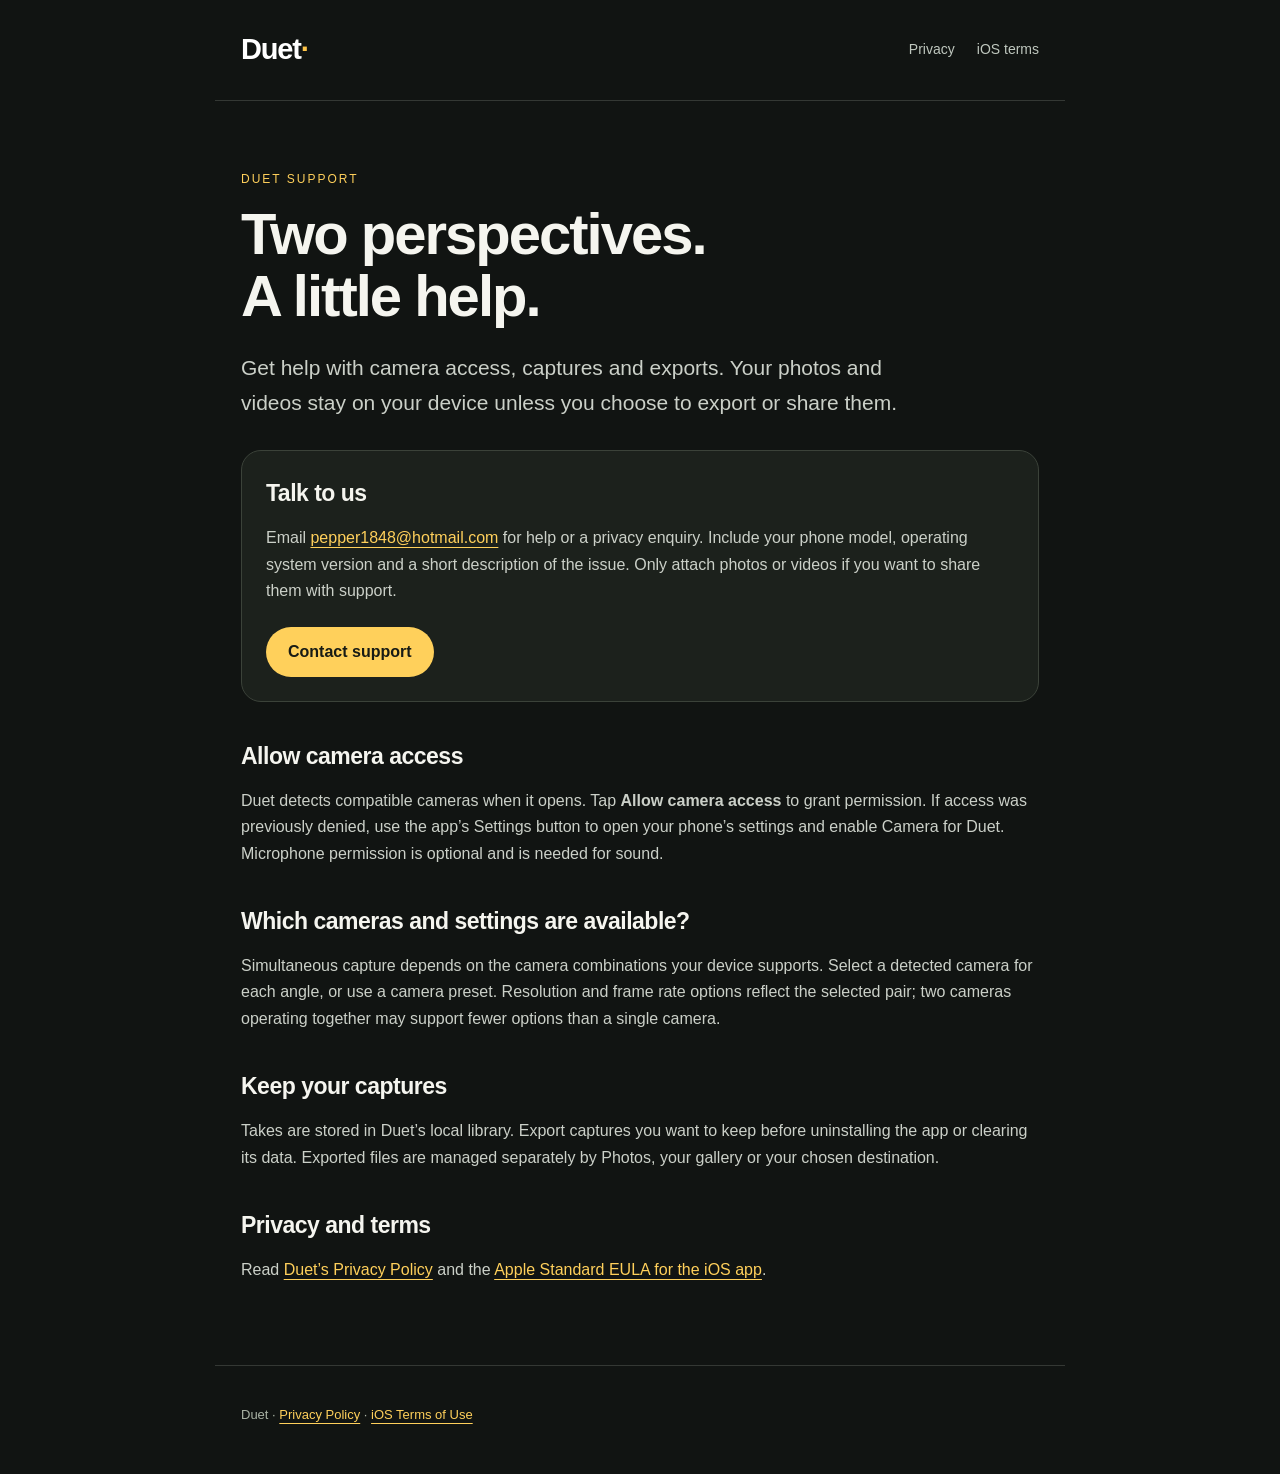
<file: index.html>
<!doctype html>
<html lang="en"><head><meta charset="utf-8"><meta name="viewport" content="width=device-width,initial-scale=1"><meta name="description" content="Help, privacy and support for Duet, the dual-camera app."><title>Duet — Help & Support</title><link rel="stylesheet" href="styles.css"></head><body>
<header><a class="brand" href="./" aria-label="Duet home">Duet</a><nav aria-label="Main"><a href="privacy/">Privacy</a><a href="terms/">iOS terms</a></nav></header>
<main><span class="eyebrow">Duet Support</span><h1>Two perspectives.<br>A little help.</h1><p class="intro">Get help with camera access, captures and exports. Your photos and videos stay on your device unless you choose to export or share them.</p>
<section class="card"><h2>Talk to us</h2><p>Email <a href="mailto:pepper1848@hotmail.com">pepper1848@hotmail.com</a> for help or a privacy enquiry. Include your phone model, operating system version and a short description of the issue. Only attach photos or videos if you want to share them with support.</p><a class="button" href="mailto:pepper1848@hotmail.com?subject=Duet%20support">Contact support</a></section>
<h2>Allow camera access</h2><p>Duet detects compatible cameras when it opens. Tap <strong>Allow camera access</strong> to grant permission. If access was previously denied, use the app’s Settings button to open your phone’s settings and enable Camera for Duet. Microphone permission is optional and is needed for sound.</p>
<h2>Which cameras and settings are available?</h2><p>Simultaneous capture depends on the camera combinations your device supports. Select a detected camera for each angle, or use a camera preset. Resolution and frame rate options reflect the selected pair; two cameras operating together may support fewer options than a single camera.</p>
<h2>Keep your captures</h2><p>Takes are stored in Duet’s local library. Export captures you want to keep before uninstalling the app or clearing its data. Exported files are managed separately by Photos, your gallery or your chosen destination.</p>
<h2>Privacy and terms</h2><p>Read <a href="privacy/">Duet’s Privacy Policy</a> and the <a href="terms/">Apple Standard EULA for the iOS app</a>.</p></main><footer><p>Duet · <a href="privacy/">Privacy Policy</a> · <a href="terms/">iOS Terms of Use</a></p></footer></body></html>
</file>
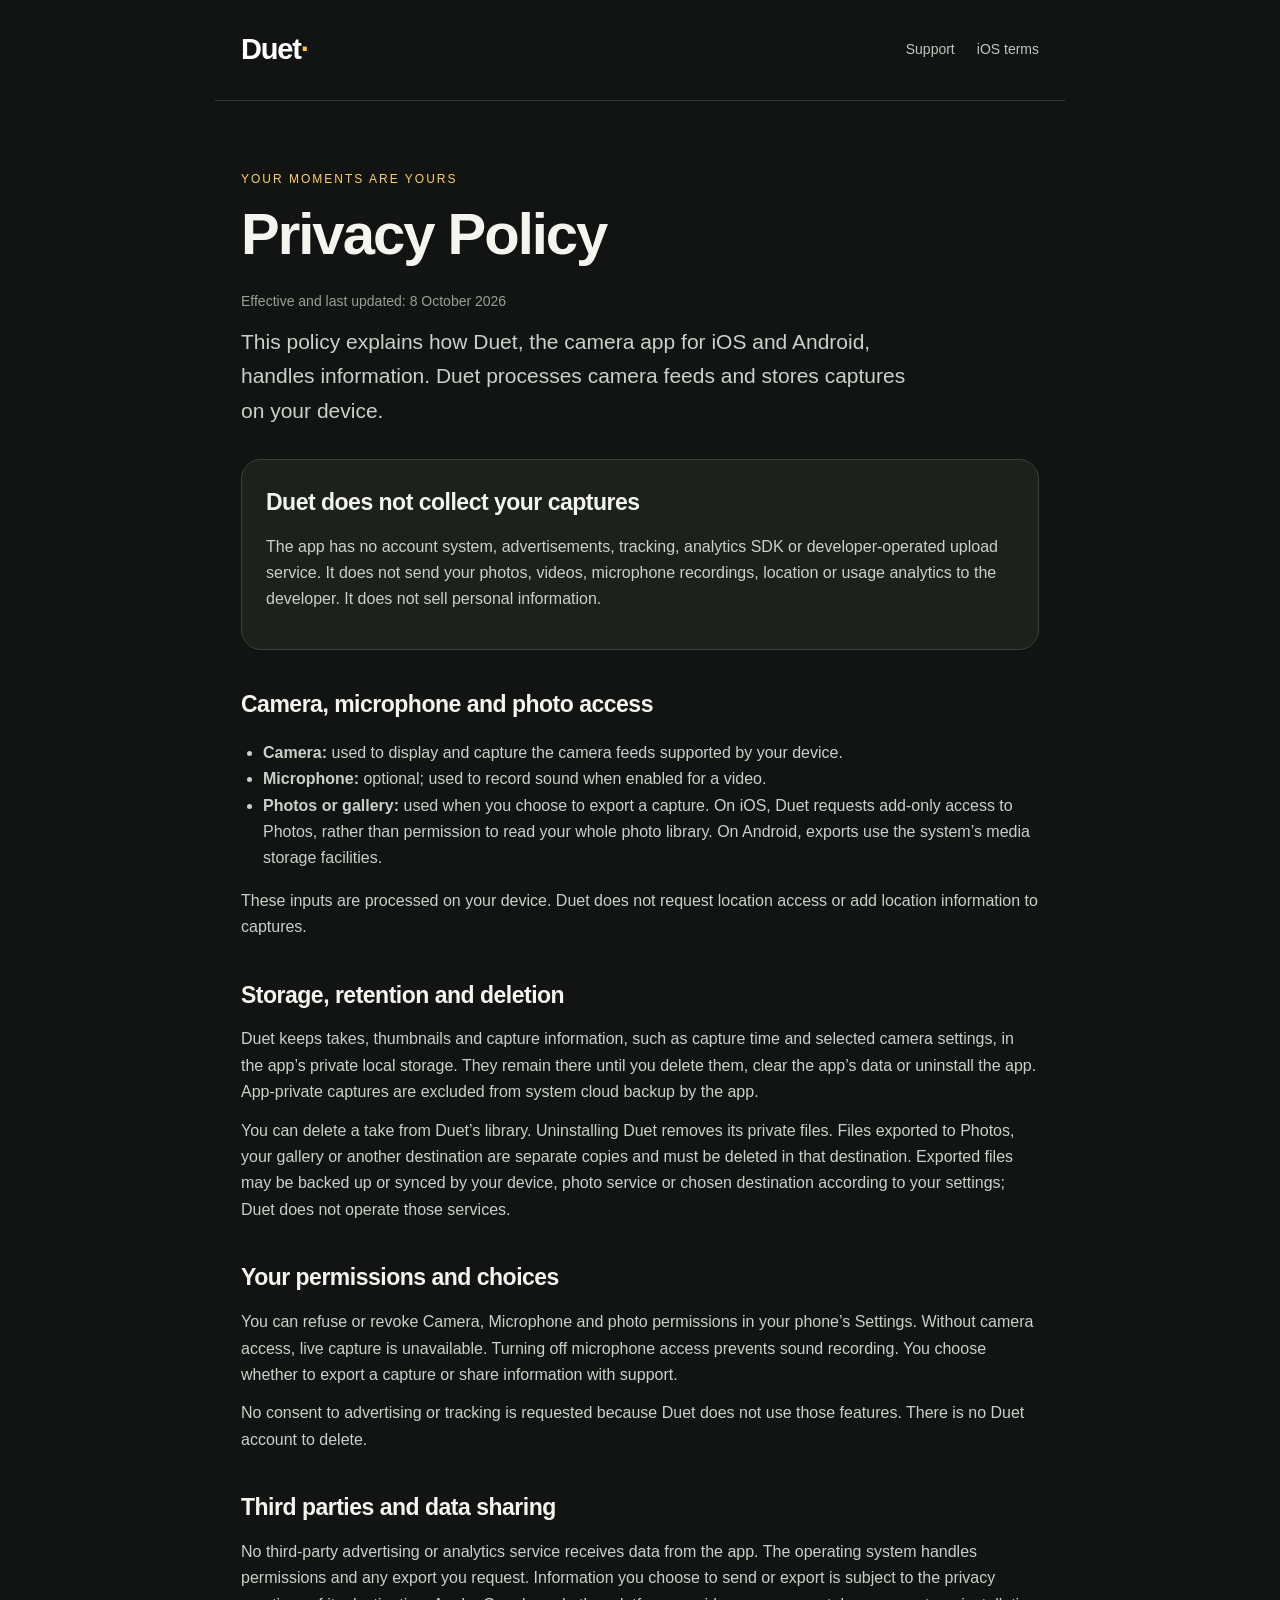
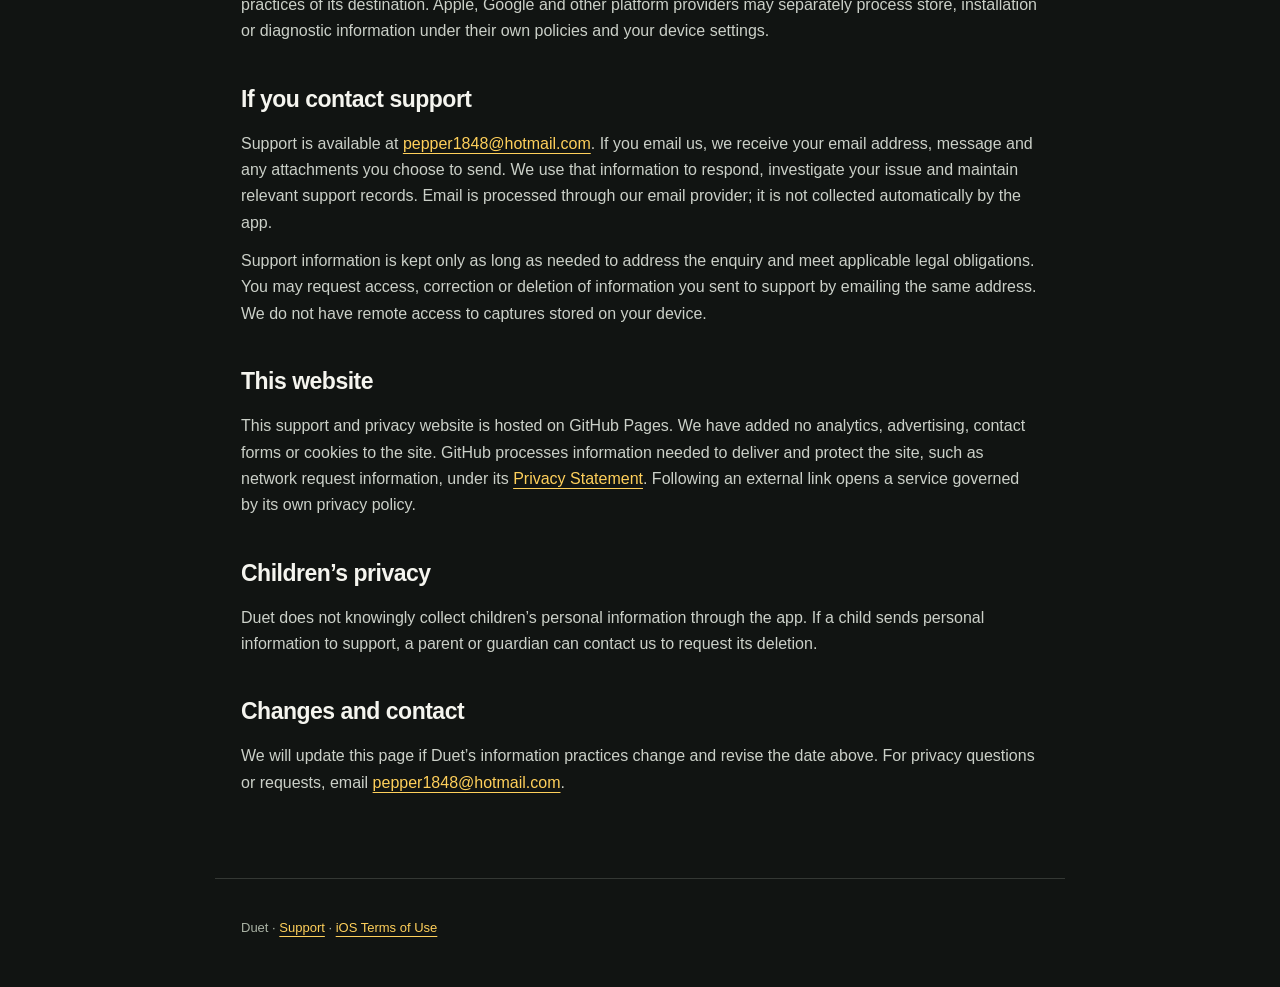
<file: privacy/index.html>
<!doctype html>
<html lang="en"><head><meta charset="utf-8"><meta name="viewport" content="width=device-width,initial-scale=1"><meta name="description" content="Duet Privacy Policy: on-device camera capture, optional microphone, local storage, exports and support."><title>Duet — Privacy Policy</title><link rel="stylesheet" href="../styles.css"></head><body>
<header><a class="brand" href="../" aria-label="Duet home">Duet</a><nav aria-label="Main"><a href="../">Support</a><a href="../terms/">iOS terms</a></nav></header>
<main><span class="eyebrow">Your moments are yours</span><h1>Privacy Policy</h1><p class="meta">Effective and last updated: 8 October 2026</p><p class="intro">This policy explains how Duet, the camera app for iOS and Android, handles information. Duet processes camera feeds and stores captures on your device.</p>
<section class="card"><h2>Duet does not collect your captures</h2><p>The app has no account system, advertisements, tracking, analytics SDK or developer-operated upload service. It does not send your photos, videos, microphone recordings, location or usage analytics to the developer. It does not sell personal information.</p></section>
<h2>Camera, microphone and photo access</h2><ul><li><strong>Camera:</strong> used to display and capture the camera feeds supported by your device.</li><li><strong>Microphone:</strong> optional; used to record sound when enabled for a video.</li><li><strong>Photos or gallery:</strong> used when you choose to export a capture. On iOS, Duet requests add-only access to Photos, rather than permission to read your whole photo library. On Android, exports use the system’s media storage facilities.</li></ul><p>These inputs are processed on your device. Duet does not request location access or add location information to captures.</p>
<h2>Storage, retention and deletion</h2><p>Duet keeps takes, thumbnails and capture information, such as capture time and selected camera settings, in the app’s private local storage. They remain there until you delete them, clear the app’s data or uninstall the app. App-private captures are excluded from system cloud backup by the app.</p><p>You can delete a take from Duet’s library. Uninstalling Duet removes its private files. Files exported to Photos, your gallery or another destination are separate copies and must be deleted in that destination. Exported files may be backed up or synced by your device, photo service or chosen destination according to your settings; Duet does not operate those services.</p>
<h2>Your permissions and choices</h2><p>You can refuse or revoke Camera, Microphone and photo permissions in your phone’s Settings. Without camera access, live capture is unavailable. Turning off microphone access prevents sound recording. You choose whether to export a capture or share information with support.</p><p>No consent to advertising or tracking is requested because Duet does not use those features. There is no Duet account to delete.</p>
<h2>Third parties and data sharing</h2><p>No third-party advertising or analytics service receives data from the app. The operating system handles permissions and any export you request. Information you choose to send or export is subject to the privacy practices of its destination. Apple, Google and other platform providers may separately process store, installation or diagnostic information under their own policies and your device settings.</p>
<h2>If you contact support</h2><p>Support is available at <a href="mailto:pepper1848@hotmail.com">pepper1848@hotmail.com</a>. If you email us, we receive your email address, message and any attachments you choose to send. We use that information to respond, investigate your issue and maintain relevant support records. Email is processed through our email provider; it is not collected automatically by the app.</p><p>Support information is kept only as long as needed to address the enquiry and meet applicable legal obligations. You may request access, correction or deletion of information you sent to support by emailing the same address. We do not have remote access to captures stored on your device.</p>
<h2>This website</h2><p>This support and privacy website is hosted on GitHub Pages. We have added no analytics, advertising, contact forms or cookies to the site. GitHub processes information needed to deliver and protect the site, such as network request information, under its <a href="https://docs.github.com/en/site-policy/privacy-policies/github-general-privacy-statement">Privacy Statement</a>. Following an external link opens a service governed by its own privacy policy.</p>
<h2>Children’s privacy</h2><p>Duet does not knowingly collect children’s personal information through the app. If a child sends personal information to support, a parent or guardian can contact us to request its deletion.</p>
<h2>Changes and contact</h2><p>We will update this page if Duet’s information practices change and revise the date above. For privacy questions or requests, email <a href="mailto:pepper1848@hotmail.com">pepper1848@hotmail.com</a>.</p></main><footer><p>Duet · <a href="../">Support</a> · <a href="../terms/">iOS Terms of Use</a></p></footer></body></html>
</file>
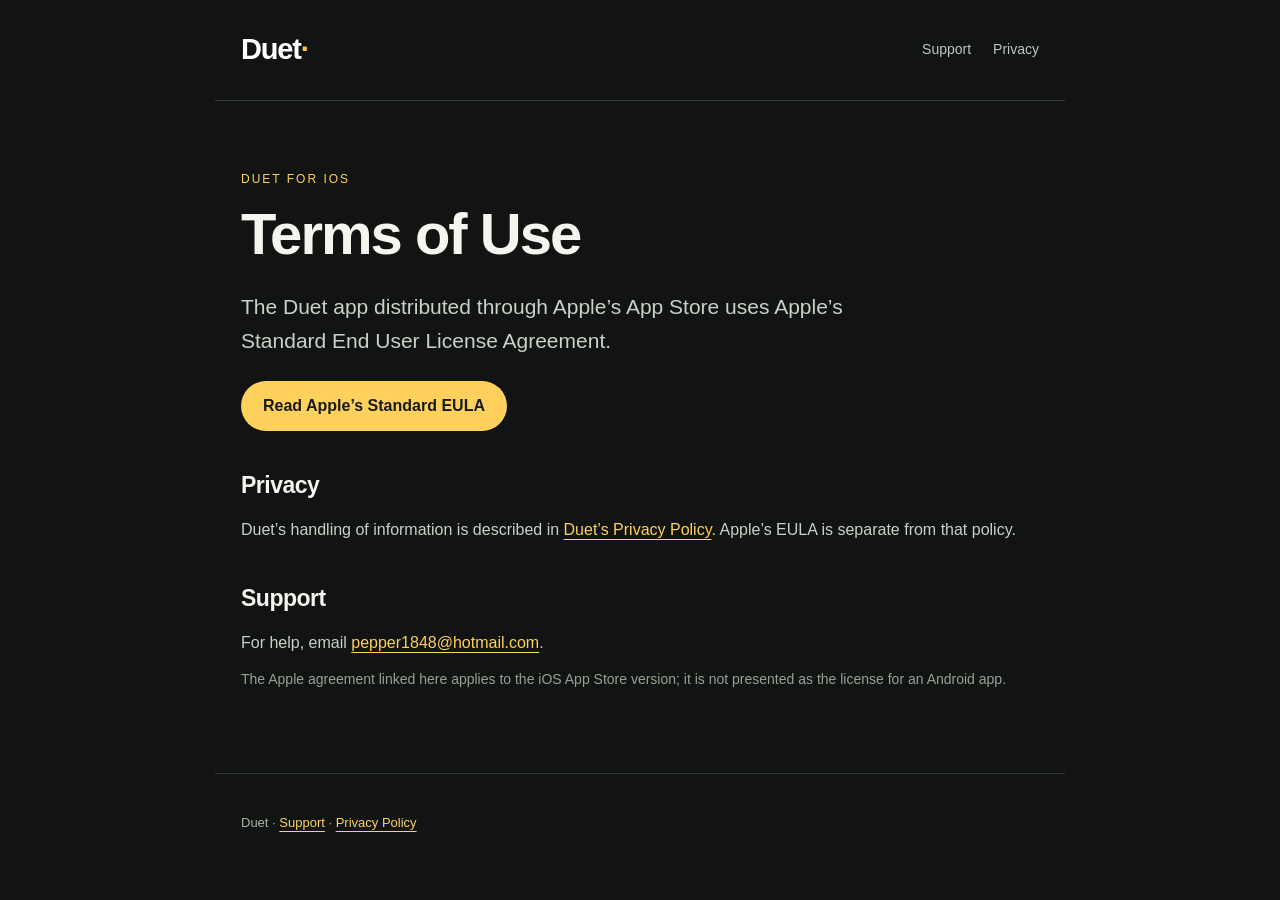
<file: terms/index.html>
<!doctype html>
<html lang="en"><head><meta charset="utf-8"><meta name="viewport" content="width=device-width,initial-scale=1"><meta name="description" content="Terms of Use for the Duet iOS app: Apple Standard End User License Agreement."><title>Duet — iOS Terms of Use</title><link rel="stylesheet" href="../styles.css"></head><body><header><a class="brand" href="../" aria-label="Duet home">Duet</a><nav aria-label="Main"><a href="../">Support</a><a href="../privacy/">Privacy</a></nav></header><main><span class="eyebrow">Duet for iOS</span><h1>Terms of Use</h1><p class="intro">The Duet app distributed through Apple’s App Store uses Apple’s Standard End User License Agreement.</p><a class="button" href="https://www.apple.com/legal/internet-services/itunes/dev/stdeula/">Read Apple’s Standard EULA</a><h2>Privacy</h2><p>Duet’s handling of information is described in <a href="../privacy/">Duet’s Privacy Policy</a>. Apple’s EULA is separate from that policy.</p><h2>Support</h2><p>For help, email <a href="mailto:pepper1848@hotmail.com">pepper1848@hotmail.com</a>.</p><p class="meta">The Apple agreement linked here applies to the iOS App Store version; it is not presented as the license for an Android app.</p></main><footer><p>Duet · <a href="../">Support</a> · <a href="../privacy/">Privacy Policy</a></p></footer></body></html>
</file>
<file: styles.css>
:root{color-scheme:dark;font-family:-apple-system,BlinkMacSystemFont,"Segoe UI",sans-serif;background:#111412;color:#f5f5ef;font-synthesis:none}*{box-sizing:border-box}body{margin:0;line-height:1.65}a{color:#ffd05b;text-underline-offset:4px}a:hover{color:#ffe5a0}a:focus-visible{outline:2px solid #ffd05b;outline-offset:5px}header,main,footer{max-width:850px;margin:auto;padding:26px}header{display:flex;justify-content:space-between;align-items:center;gap:20px;border-bottom:1px solid #343834}.brand{font-size:29px;font-weight:750;letter-spacing:-1.2px;text-decoration:none;color:#fff}.brand:after{content:"·";color:#ffc447}nav{display:flex;gap:22px;font-size:14px}nav a{color:#bfc7be;text-decoration:none}main{padding-top:64px;padding-bottom:70px}h1{font-size:clamp(38px,7vw,58px);letter-spacing:-2px;line-height:1.06;margin:12px 0 25px}h2{font-size:23px;letter-spacing:-.5px;margin:36px 0 10px}p,li{color:#cbd0c8}p{margin:12px 0}.eyebrow{font-size:12px;letter-spacing:2px;text-transform:uppercase;color:#ffd05b}.intro{font-size:21px;max-width:680px}.card{padding:24px;border:1px solid #3b4239;border-radius:20px;background:#1c211c;margin:30px 0}.card h2{margin-top:0}.button{display:inline-block;text-decoration:none;color:#181b15;background:#ffd05b;padding:12px 22px;border-radius:30px;font-weight:650;margin-top:10px}.button:hover{color:#181b15;background:#ffe099}.meta{font-size:14px;color:#98a293}footer{border-top:1px solid #343834;font-size:13px;color:#aab3a5;padding-bottom:36px}footer p{color:inherit}ul{padding-left:22px}@media(max-width:480px){header,main,footer{padding-left:22px;padding-right:22px}nav{gap:15px}main{padding-top:44px}.card{padding:20px}}@media(prefers-reduced-motion:reduce){*{scroll-behavior:auto}}
</file>
